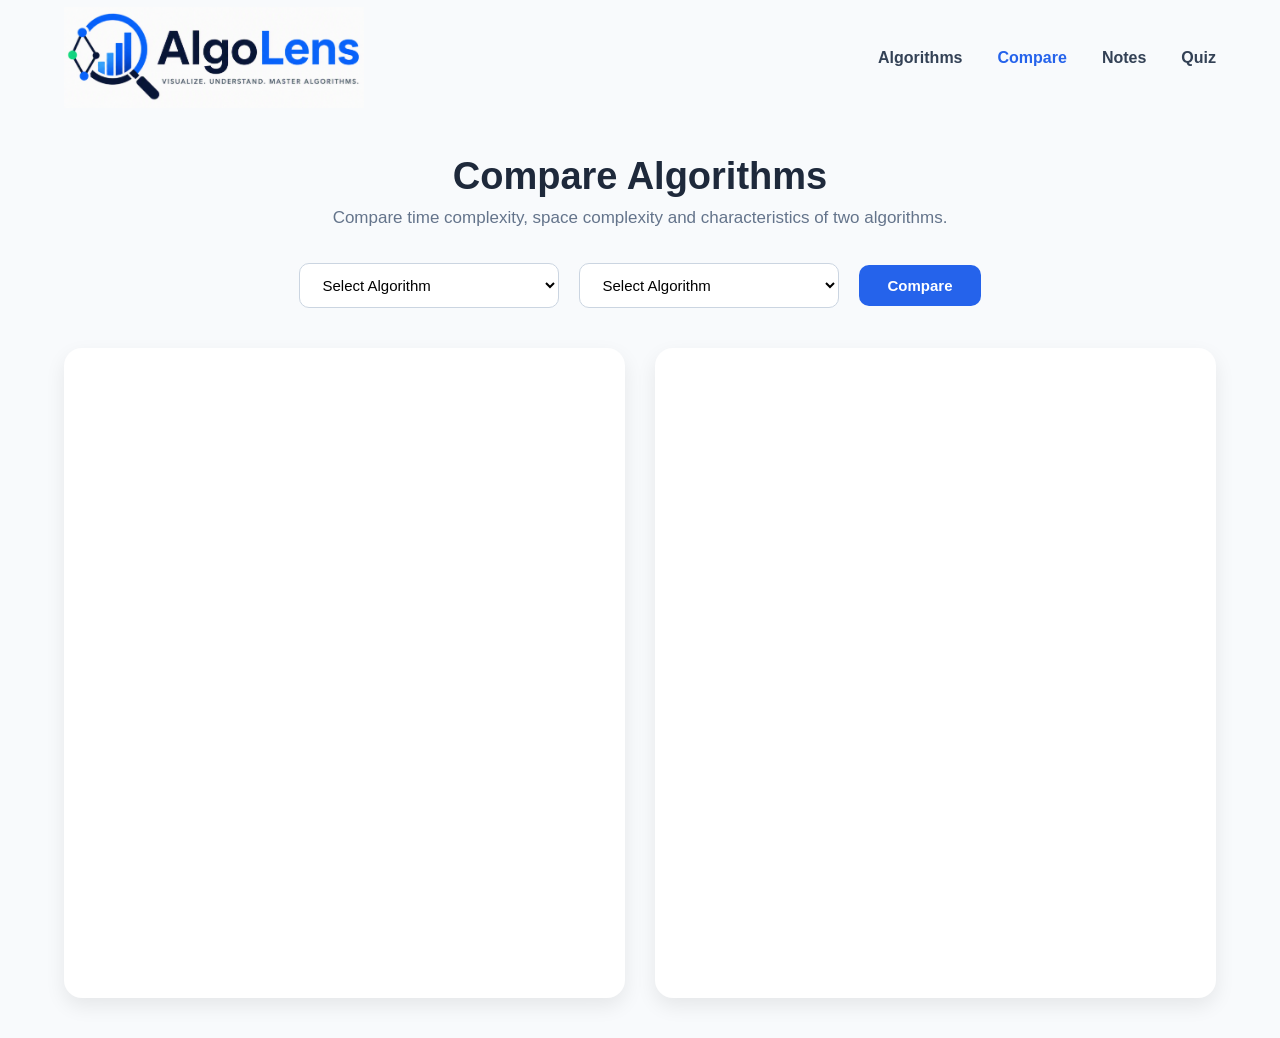
<file: pages/compare.html>
<!DOCTYPE html>
<html lang="en">

<head>

    <meta charset="UTF-8">

    <meta name="viewport" content="width=device-width, initial-scale=1.0">

    <title>AlgoLens | Compare Algorithms</title>

    <link rel="stylesheet" href="../css/compare.css">

</head>

<body>
  <header>
     <nav class="navbar">

        <div class="logo">
              
            <a href="../index.html">

            <img src="../assets/logos/AlgoLens_logo.png" alt="AlgoLens Logo">

        </div>

        <ul class="nav-links">

            <li><a href="../pages/dashboard.html">Algorithms</a></li>

            <li><a href="../pages/compare.html" class="active">Compare</a></li>

            <li><a href="../pages/notes.html">Notes</a></li>

            <li><a href="../pages/quiz.html">Quiz</a></li>

        </ul>

    </nav>
    </header>
    <div class="container">

        <h1>Compare Algorithms</h1>

        <p class="subtitle">
            Compare time complexity, space complexity and characteristics of two algorithms.
        </p>

        <div class="selection">

            <select id="algo1">

                <option value="">Select Algorithm</option>

                <optgroup label="Sorting">

                    <option value="bubble">Bubble Sort</option>
                    <option value="selection">Selection Sort</option>
                    <option value="insertion">Insertion Sort</option>
                    <option value="merge">Merge Sort</option>
                    <option value="quick">Quick Sort</option>

                </optgroup>

                <optgroup label="Searching">

                    <option value="linear">Linear Search</option>
                    <option value="binary">Binary Search</option>

                </optgroup>

                <optgroup label="Trees">

                    <option value="bst">BST</option>
                    <option value="inorder">Inorder Traversal</option>
                    <option value="preorder">Preorder Traversal</option>
                    <option value="postorder">Postorder Traversal</option>
                    <option value="levelorder">Level Order</option>

                </optgroup>

                <optgroup label="Graphs">

                    <option value="bfs">BFS</option>
                    <option value="dfs">DFS</option>

                </optgroup>

                <optgroup label="Recursion">

                    <option value="factorial">Factorial</option>
                    <option value="fibonacci">Fibonacci</option>

                </optgroup>

            </select>

            <select id="algo2">

                <option value="">Select Algorithm</option>

                  <optgroup label="Sorting">

                    <option value="bubble">Bubble Sort</option>
                    <option value="selection">Selection Sort</option>
                    <option value="insertion">Insertion Sort</option>
                    <option value="merge">Merge Sort</option>
                    <option value="quick">Quick Sort</option>

                </optgroup>

                <optgroup label="Searching">

                    <option value="linear">Linear Search</option>
                    <option value="binary">Binary Search</option>

                </optgroup>

                <optgroup label="Trees">

                    <option value="bst">BST</option>
                    <option value="inorder">Inorder Traversal</option>
                    <option value="preorder">Preorder Traversal</option>
                    <option value="postorder">Postorder Traversal</option>
                    <option value="levelorder">Level Order</option>

                </optgroup>

                <optgroup label="Graphs">

                    <option value="bfs">BFS</option>
                    <option value="dfs">DFS</option>

                </optgroup>

                <optgroup label="Recursion">

                    <option value="factorial">Factorial</option>
                    <option value="fibonacci">Fibonacci</option>

                </optgroup>

            </select>

            <button id="compareBtn">
                Compare
            </button>

        </div>

        <div id="comparison" class="comparison">

            <div class="card" id="leftCard">

            </div>

            <div class="card" id="rightCard">

            </div>

        </div>

    </div>

    <script src="../js/algorithmData.js"></script>

    <script src="../js/compare.js"></script>

</body>

</html>
</file>
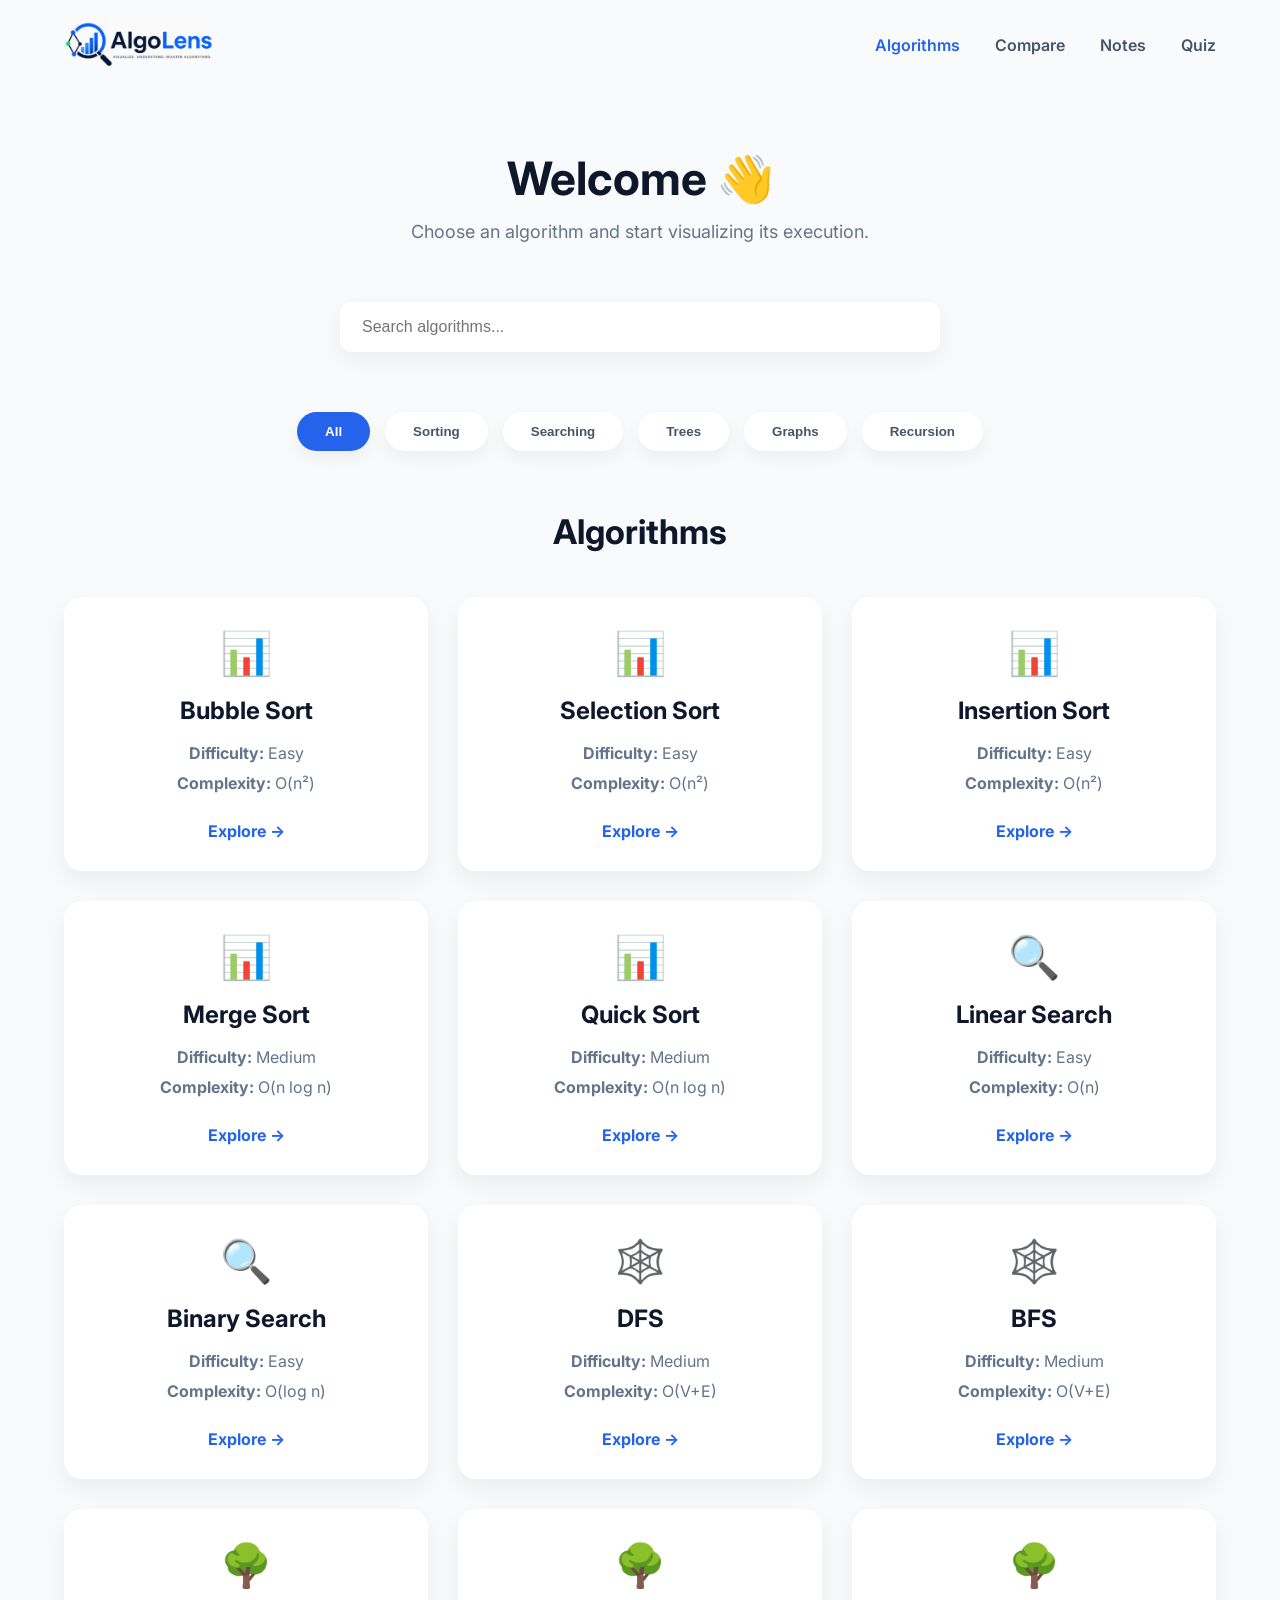
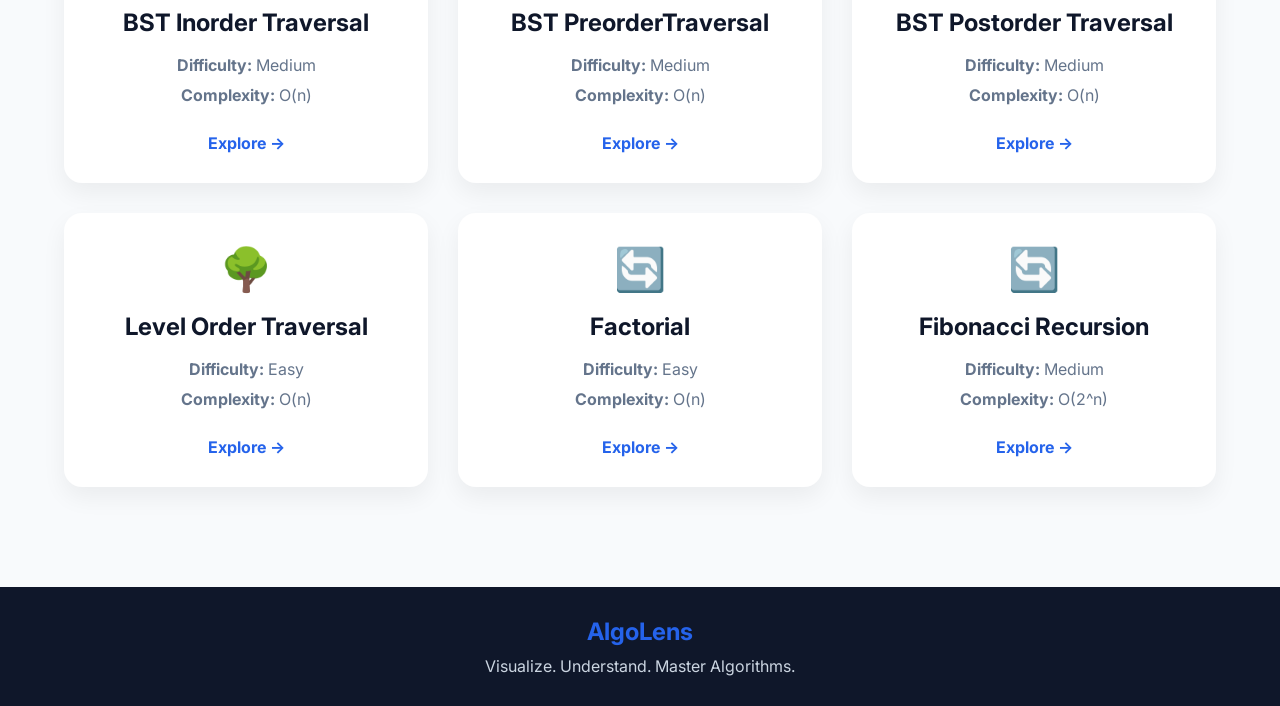
<file: pages/dashboard.html>
<!DOCTYPE html>
<html lang="en">

<head>
    <meta charset="UTF-8">
    <meta name="viewport" content="width=device-width, initial-scale=1.0">

    <title>Dashboard | AlgoLens</title>

    <link rel="stylesheet" href="../css/dashboard.css">

    <link rel="preconnect" href="https://fonts.googleapis.com">

    <link href="https://fonts.googleapis.com/css2?family=Inter:wght@400;500;600;700;800&display=swap"
        rel="stylesheet">
</head>

<body>

<header>

    <nav class="navbar">

        <div class="logo">

            <a href="../index.html">

                <img src="../assets/logos/AlgoLens_logo.png" alt="AlgoLens Logo">

            </a>

        </div>

        <ul class="nav-links">

            <li><a href="dashboard.html" class="active">Algorithms</a></li>

            <li><a href="compare.html">Compare</a></li>

            <li><a href="notes.html">Notes</a></li>

            <li><a href="quiz.html">Quiz</a></li>

        </ul>

    </nav>

</header>

<main>

    <!-- ================= WELCOME ================= -->

    <section class="welcome">

        <h1>Welcome 👋</h1>

        <p>

            Choose an algorithm and start visualizing its execution.

        </p>

    </section>

    <!-- ================= SEARCH ================= -->

    <section class="search-section">

        <input
            type="text"
            id="searchBox"
            placeholder="Search algorithms...">

    </section>

    <!-- ================= CATEGORY BAR ================= -->

    <section class="categories">

        <button class="category active" data-category="All">
            All
        </button>

        <button class="category" data-category="Sorting">
            Sorting
        </button>

        <button class="category" data-category="Searching">
            Searching
        </button>

        <button class="category" data-category="Trees">
            Trees
        </button>

        <button class="category" data-category="Graphs">
            Graphs
        </button>

        <button class="category" data-category="Recursion">
            Recursion
        </button>

    </section>

    <!-- ================= ALGORITHMS ================= -->

    <section class="algorithms">

        <h2>Algorithms</h2>

        <div id="algorithmGrid" class="algorithm-grid">

            <!-- Cards generated using dashboard.js -->

        </div>

    </section>

</main>

<footer>

    <div class="footer-content">

        <h2>AlgoLens</h2>

        <p>

            Visualize. Understand. Master Algorithms.

        </p>

    </div>

</footer>

<script src="../js/dashboard.js"></script>

</body>

</html>
</file>
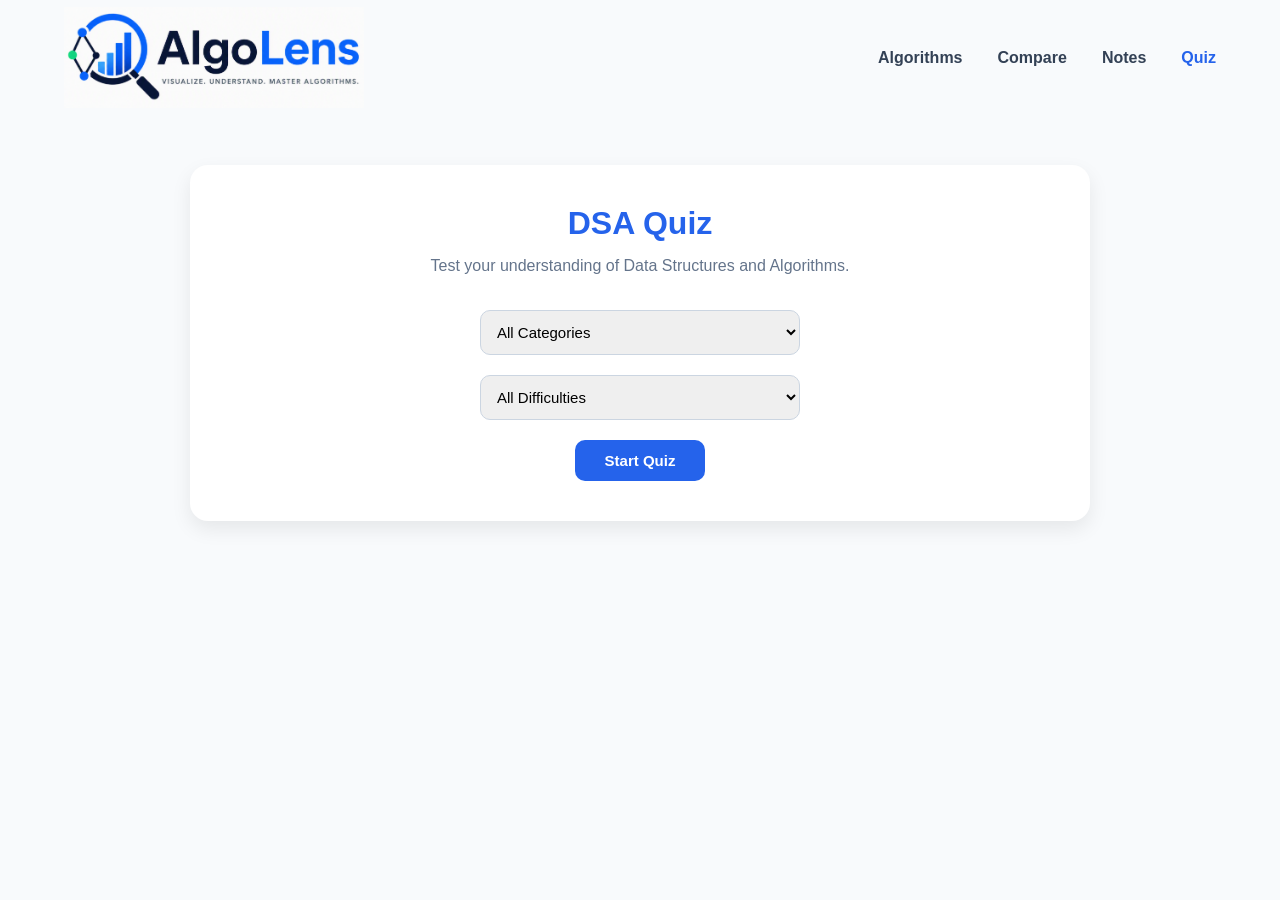
<file: pages/quiz.html>
<!DOCTYPE html>
<html lang="en">

<head>

    <meta charset="UTF-8">

    <meta name="viewport" content="width=device-width, initial-scale=1.0">

    <title>AlgoLens | Quiz</title>

    <link rel="stylesheet" href="../css/quiz.css">

</head>

<body>
    <header>
     <nav class="navbar">

        <div class="logo">
              
            <a href="../index.html">

            <img src="../assets/logos/AlgoLens_logo.png" alt="AlgoLens Logo">

        </div>

        <ul class="nav-links">

            <li><a href="../pages/dashboard.html">Algorithms</a></li>

            <li><a href="../pages/compare.html" >Compare</a></li>

            <li><a href="../pages/notes.html">Notes</a></li>

            <li><a href="../pages/quiz.html" class="active">Quiz</a></li>

        </ul>

    </nav>
    </header>

<div class="container">

    <div id="startScreen">

        <h1>DSA Quiz</h1>

        <p>Test your understanding of Data Structures and Algorithms.</p>

        <div class="controls">

            <select id="category">

                <option value="All">All Categories</option>
                <option value="Sorting">Sorting</option>
                <option value="Searching">Searching</option>
                <option value="Trees">Trees</option>
                <option value="Graphs">Graphs</option>
                <option value="Recursion">Recursion</option>

            </select>

            <select id="difficulty">

                <option value="All">All Difficulties</option>
                <option value="Easy">Easy</option>
                <option value="Medium">Medium</option>
                <option value="Hard">Hard</option>

            </select>

            <button id="startBtn">

                Start Quiz

            </button>

        </div>

    </div>

    <div id="quizScreen" style="display:none;">

        <div class="topBar">

            <span id="questionNumber"></span>

            <span id="score"></span>

        </div>

        <h2 id="question"></h2>

        <div id="options"></div>

        <div class="buttons">

            <button id="prevBtn">

                Previous

            </button>

            <button id="nextBtn">

                Next

            </button>

        </div>

    </div>

    <div id="resultScreen" style="display:none;">

        <h1>Quiz Completed 🎉</h1>

       <h2 id="finalScore"></h2>

         <p id="performance"></p>

        <div id="reviewAnswers"></div>

           <button onclick="location.reload()">
              Try Again
           </button>

    </div>

</div>

<script src="../js/questions.js"></script>

<script src="../js/quiz.js"></script>

</body>

</html>
</file>
<file: css/compare.css>
*{
    margin:0;
    padding:0;
    box-sizing:border-box;
    font-family:Inter,sans-serif;
}

body{

    background:#F8FAFC;

    color:#1E293B;

}
/* ===========================
   NAVBAR
=========================== */

.navbar{

    width:90%;
    max-width:1300px;

    margin:auto;

    display:flex;

    justify-content:space-between;

    align-items:center;

    padding:25px 0;

}

/* ===========================
   LOGO
=========================== */

.logo{
    display: flex;
    align-items: center;
    height: 65px;
    width: 300px;
}

.logo img{
    height: auto;
    width: 300px;
    display: block;
}

.logo span{

    font-size:28px;

    font-weight:800;

    color:#2563EB;

    letter-spacing:0.5px;

    user-select:none;

}

.nav-links{

    list-style:none;

    display:flex;

    gap:35px;

}

.nav-links a{

    text-decoration:none;

    color:#334155;

    font-weight:600;

    transition:.3s;

}


.nav-links a:hover,
.nav-links a.active{

    color:#2563EB;

}
.container{

    width:90%;

    max-width:1300px;

    margin:40px auto;

}

h1{

    text-align:center;

    font-size:38px;

    margin-bottom:10px;

}

.subtitle{

    text-align:center;

    color:#64748B;

    margin-bottom:35px;

    font-size:17px;

}

.selection{

    display:flex;

    justify-content:center;

    align-items:center;

    gap:20px;

    margin-bottom:40px;

    flex-wrap:wrap;

}

select{

    width:260px;

    padding:12px 18px;

    border:1px solid #CBD5E1;

    border-radius:10px;

    font-size:15px;

    background:white;

    outline:none;

    cursor:pointer;

    transition:.3s;

}

select:focus{

    border-color:#2563EB;

}

button{

    padding:12px 28px;

    border:none;

    border-radius:10px;

    background:#2563EB;

    color:white;

    font-size:15px;

    font-weight:600;

    cursor:pointer;

    transition:.3s;

}

button:hover{

    background:#1D4ED8;

}

.comparison{

    display:grid;

    grid-template-columns:1fr 1fr;

    gap:30px;

}

.card{

    background:white;

    border-radius:18px;

    padding:28px;

    box-shadow:0 8px 20px rgba(0,0,0,.08);

    min-height:650px;

}

.card h2{

    text-align:center;

    color:#2563EB;

    margin-bottom:25px;

}

.row{

    display:flex;

    justify-content:space-between;

    padding:12px 0;

    border-bottom:1px solid #E2E8F0;

}

.row:last-child{

    border-bottom:none;

}

.label{

    font-weight:600;

}

.value{

    color:#475569;

    text-align:right;

}

.list{

    margin-top:10px;

    padding-left:18px;

}

.list li{

    margin-bottom:8px;

    color:#475569;

}

@media(max-width:900px){

    .comparison{

        grid-template-columns:1fr;

    }

    .card{

        min-height:auto;

    }

}
</file>
<file: css/dashboard.css>
/* ===========================
   GLOBAL
=========================== */

*{
    margin:0;
    padding:0;
    box-sizing:border-box;
}

body{
    font-family:'Inter',sans-serif;
    background:#F8FAFC;
    color:#0F172A;
}

a{
    text-decoration:none;
}

section{
    width:90%;
    max-width:1300px;
    margin:60px auto;
}

/* ===========================
   NAVBAR
=========================== */

.navbar{

    width:90%;
    max-width:1300px;

    margin:auto;

    display:flex;
    justify-content:space-between;
    align-items:center;

    padding:20px 0;

}

.logo img{

    height:50px;
    width:auto;
    display:block;

}

.nav-links{

    list-style:none;

    display:flex;
    gap:35px;
    text-decoration: none;

}

.nav-links a{

    color:#475569;

    font-weight:600;

    transition:.3s;

}

.nav-links a:hover,
.nav-links a.active{

    color:#2563EB;

}

/* ===========================
   WELCOME
=========================== */

.welcome{

    text-align:center;

}

.welcome h1{

    font-size:46px;

    margin-bottom:15px;

}

.welcome p{

    color:#64748B;

    font-size:18px;

}

/* ===========================
   SEARCH
=========================== */

.search-section{

    display:flex;
    justify-content:center;

}

#searchBox{

    width:600px;
    max-width:100%;

    padding:16px 22px;

    border:none;

    outline:none;

    border-radius:12px;

    font-size:16px;

    background:white;

    box-shadow:0 8px 25px rgba(0,0,0,.06);

}

/* ===========================
   CATEGORY BAR
=========================== */

.categories{

    display:flex;

    justify-content:center;

    flex-wrap:wrap;

    gap:15px;

}

.category{

    padding:12px 28px;

    border:none;

    background:white;

    border-radius:30px;

    cursor:pointer;

    font-weight:600;

    color:#475569;

    transition:.3s;

    box-shadow:0 8px 18px rgba(0,0,0,.05);

}

.category:hover{

    background:#2563EB;

    color:white;

}

.category.active{

    background:#2563EB;

    color:white;

}

/* ===========================
   ALGORITHMS
=========================== */

.algorithms h2{

    text-align:center;

    margin-bottom:45px;

    font-size:34px;

}

/* ===========================
   GRID
=========================== */

.algorithm-grid{

    display:grid;

    grid-template-columns:repeat(auto-fit,minmax(280px,1fr));

    gap:30px;

}

/* ===========================
   CARD
=========================== */

.algorithm-card{

    background:white;

    border-radius:18px;

    padding:30px;

    text-align:center;

    transition:.3s;

    box-shadow:0 10px 25px rgba(0,0,0,.06);

}

.algorithm-card:hover{

    transform:translateY(-8px);

    box-shadow:0 18px 35px rgba(0,0,0,.10);

}

.algorithm-icon{

    font-size:42px;

    margin-bottom:18px;

}

.algorithm-card h3{

    font-size:24px;

    margin-bottom:18px;

}

.algorithm-card p{

    color:#64748B;

    margin-bottom:10px;

}

.explore-btn{

    display:inline-block;

    margin-top:18px;

    color:#2563EB;

    font-weight:700;

    transition:.3s;

}

.explore-btn:hover{

    transform:translateX(5px);

}

/* ===========================
   FOOTER
=========================== */

footer{

    margin-top:100px;

    background:#0F172A;

    color:white;

}

.footer-content{

    width:90%;
    max-width:1300px;

    margin:auto;

    text-align:center;

    padding:30px 0;

}

.footer-content h2{

    color:#2563EB;

    margin-bottom:10px;

}

.footer-content p{

    color:#CBD5E1;

}

/* ===========================
   RESPONSIVE
=========================== */

@media(max-width:900px){

.navbar{

flex-direction:column;

gap:20px;

}

.nav-links{

flex-wrap:wrap;

justify-content:center;

}

.welcome h1{

font-size:38px;

}

}

@media(max-width:600px){

#searchBox{

width:100%;

}

.algorithm-grid{

grid-template-columns:1fr;

}

}
</file>
<file: css/quiz.css>
*{
    margin:0;
    padding:0;
    box-sizing:border-box;
    font-family:Inter,sans-serif;
}

body{

    background:#F8FAFC;

    color:#1E293B;

}
/* ===========================
   NAVBAR
=========================== */

.navbar{

    width:90%;
    max-width:1300px;

    margin:auto;

    display:flex;

    justify-content:space-between;

    align-items:center;

    padding:25px 0;

}

/* ===========================
   LOGO
=========================== */

.logo{
    display: flex;
    align-items: center;
    height: 65px;
    width: 300px;
}

.logo img{
    height: auto;
    width: 300px;
    display: block;
}

.logo span{

    font-size:28px;

    font-weight:800;

    color:#2563EB;

    letter-spacing:0.5px;

    user-select:none;

}

.nav-links{

    list-style:none;

    display:flex;

    gap:35px;

}

.nav-links a{

    text-decoration:none;

    color:#334155;

    font-weight:600;

    transition:.3s;

}


.nav-links a:hover,
.nav-links a.active{

    color:#2563EB;

}
.container{

    width:90%;

    max-width:900px;

    margin:50px auto;

}

#startScreen,
#quizScreen,
#resultScreen{

    background:white;

    padding:40px;

    border-radius:18px;

    box-shadow:0 8px 20px rgba(0,0,0,.08);

}

h1{

    text-align:center;

    margin-bottom:15px;

    color:#2563EB;

}

p{

    text-align:center;

    color:#64748B;

    margin-bottom:35px;

}

.controls{

    display:flex;

    flex-direction:column;

    gap:20px;

    align-items:center;

}

select{

    width:320px;

    padding:12px;

    border:1px solid #CBD5E1;

    border-radius:10px;

    font-size:15px;

    outline:none;

}

button{

    padding:12px 30px;

    border:none;

    border-radius:10px;

    background:#2563EB;

    color:white;

    font-size:15px;

    font-weight:600;

    cursor:pointer;

    transition:.3s;

}

button:hover{

    background:#1D4ED8;

}

.topBar{

    display:flex;

    justify-content:space-between;

    margin-bottom:30px;

    font-size:18px;

    font-weight:600;

}

#question{

    margin-bottom:30px;

    line-height:1.5;

}

#options{

    display:flex;

    flex-direction:column;

    gap:18px;

}

.option{

    padding:15px 20px;

    border:2px solid #CBD5E1;

    border-radius:10px;

    cursor:pointer;

    transition:.3s;

}

.option:hover{

    border-color:#2563EB;

    background:#EFF6FF;

}

.option.selected{

    background:#DBEAFE;

    border-color:#2563EB;

}

.buttons{

    margin-top:35px;

    display:flex;

    justify-content:space-between;

}

#resultScreen{

    text-align:center;

}

#finalScore{

    margin:30px 0;

    color:#2563EB;

}
.review-card{

    margin-top:25px;

    padding:20px;

    border-radius:12px;

    background:#F8FAFC;

    border-left:5px solid #EF4444;

    text-align:left;

}

.review-card h3{

    color:#2563EB;

    margin-bottom:10px;

}

.review-card p{

    margin:8px 0;

    text-align:left;

}

#performance{

    font-size:20px;

    margin:20px 0;

    font-weight:600;

    color:#2563EB;

}

#reviewAnswers{

    margin-top:35px;

}

@media(max-width:700px){

    .container{

        width:95%;

    }

    select{

        width:100%;

    }

    .buttons{

        flex-direction:column;

        gap:15px;

    }

}
</file>
